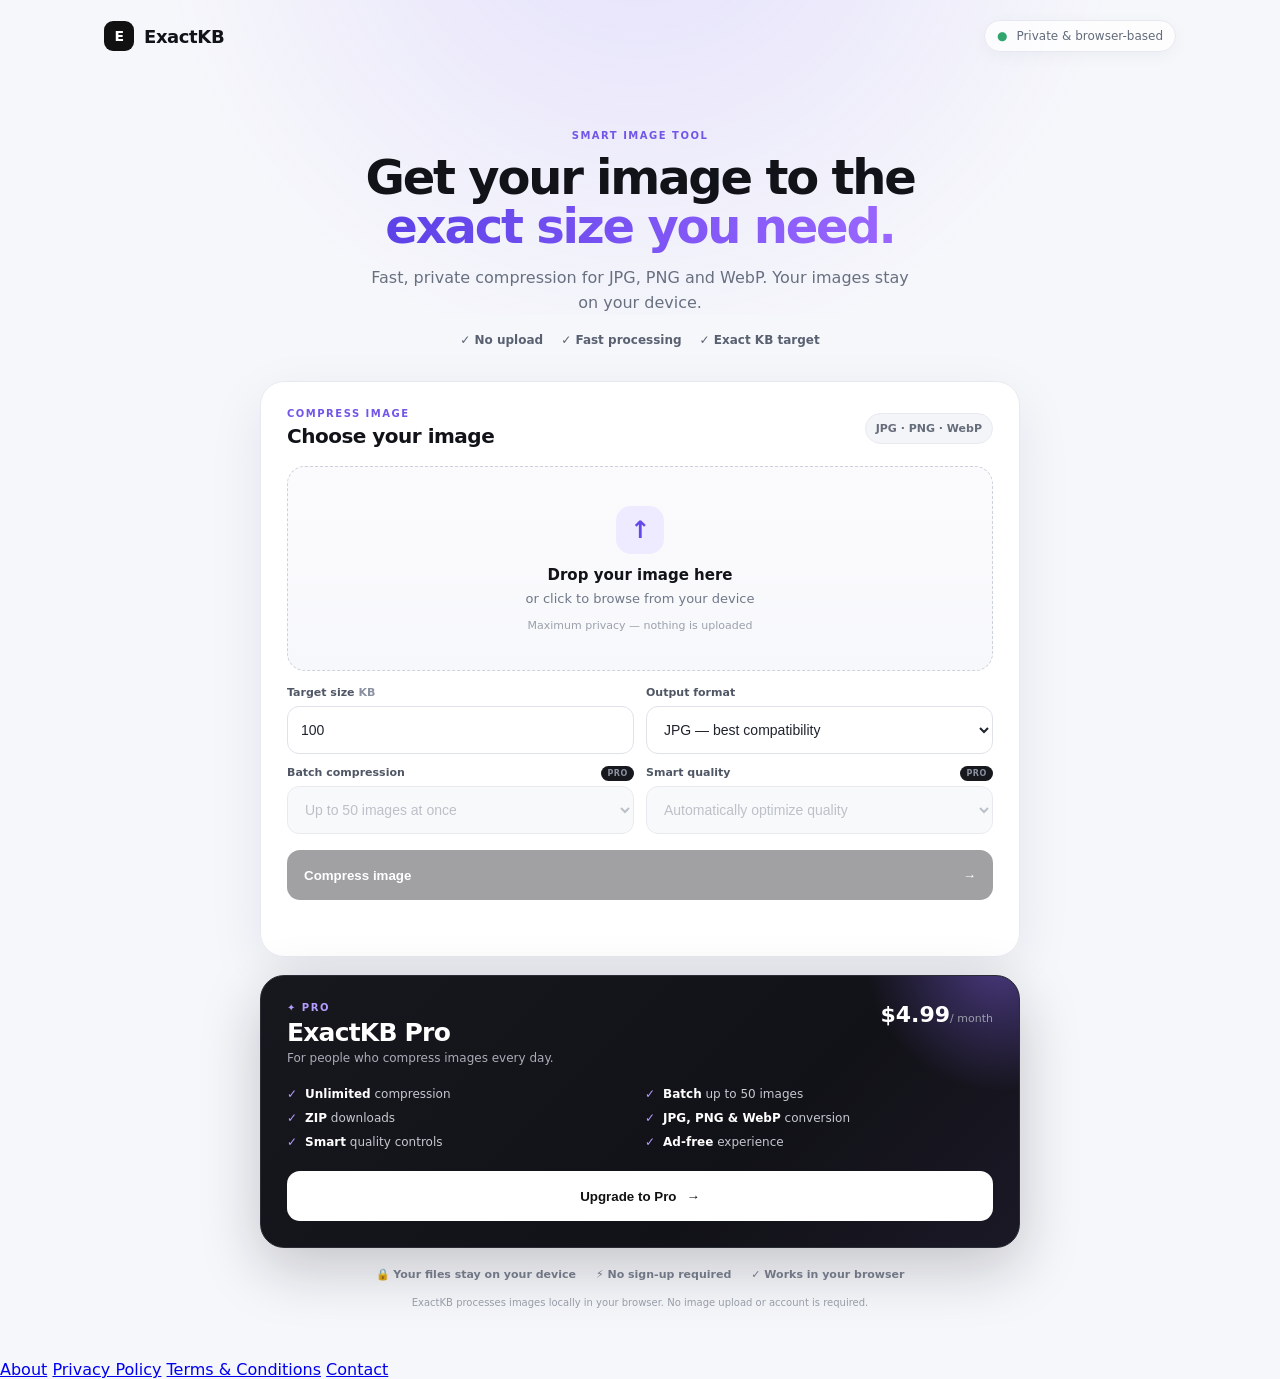
<file: index.html>
<!doctype html>
<html lang="en">
<head>
  <script src="https://quge5.com/88/tag.min.js" data-zone="286652" async data-cfasync="false"></script>
<meta charset="utf-8">
<meta name="viewport" content="width=device-width,initial-scale=1">
<title>ExactKB — Smart Image Compressor</title>
<meta name="description" content="Compress images to an exact target size in your browser.">
<link rel="stylesheet" href="styles.css">
  <meta name="cpmbid-site-verification" content="c6797449318fe36609ddfc19c3dc9142">
</head>
<body>
<div class="page-glow"></div>

<header class="topbar">
  <div class="brand"><span class="brand-mark">E</span> ExactKB</div>
  <div class="secure-pill"><span>●</span> Private &amp; browser-based</div>
</header>

<div class="wrap">
  <section class="hero">
    <div class="eyebrow">SMART IMAGE TOOL</div>
    <h1>Get your image to the<br><span>exact size you need.</span></h1>
    <p>Fast, private compression for JPG, PNG and WebP. Your images stay on your device.</p>
    <div class="hero-points">
      <span>✓ No upload</span>
      <span>✓ Fast processing</span>
      <span>✓ Exact KB target</span>
    </div>
  </section>

  <main class="card">
    <div class="card-top">
      <div>
        <div class="section-kicker">COMPRESS IMAGE</div>
        <h2>Choose your image</h2>
      </div>
      <div class="format-badge">JPG · PNG · WebP</div>
    </div>

    <label class="drop" id="drop">
      <input id="file" type="file" accept="image/jpeg,image/png,image/webp">
      <div class="upload-icon">↑</div>
      <strong>Drop your image here</strong>
      <span>or click to browse from your device</span>
      <small>Maximum privacy — nothing is uploaded</small>
    </label>

    <div class="controls">
      <div class="field">
        <label for="target">Target size <span>KB</span></label>
        <input id="target" type="number" min="5" max="50000" value="100">
      </div>
      <div class="field">
        <label for="format">Output format</label>
        <select id="format">
          <option value="image/jpeg">JPG — best compatibility</option>
          <option value="image/webp">WebP — smaller files</option>
          <option value="image/png">PNG — lossless where possible</option>
        </select>
      </div>
    </div>

    <div class="pro-tools">
      <div class="field locked" data-pro-feature>
        <label>Batch compression <span class="pro-label">PRO</span></label>
        <select disabled><option>Up to 50 images at once</option></select>
      </div>
      <div class="field locked" data-pro-feature>
        <label>Smart quality <span class="pro-label">PRO</span></label>
        <select disabled><option>Automatically optimize quality</option></select>
      </div>
    </div>

    <button class="primary" id="compress" disabled>
      <span>Compress image</span><span>→</span>
    </button>
    <div class="status" id="status"></div>

    <section class="result" id="result">
      <div class="result-head">
        <div><div class="section-kicker">RESULT</div><h3>Your optimized image</h3></div>
        <div class="saved-badge" id="reduction">—</div>
      </div>
      <div class="stats">
        <div class="stat"><small>Original</small><b id="original">—</b></div>
        <div class="stat"><small>Compressed</small><b id="compressed">—</b></div>
        <div class="stat"><small>Reduction</small><b id="reduction2">—</b></div>
      </div>
      <img class="preview" id="preview" alt="Compressed image preview">
      <button class="download" id="download">Download compressed image <span>↓</span></button>
    </section>
  </main>

  <section class="premium-card">
    <div class="premium-glow"></div>
    <div class="premium-head">
      <div>
        <div class="crown">✦ PRO</div>
        <h2>ExactKB Pro</h2>
        <p>For people who compress images every day.</p>
      </div>
      <div class="price"><strong>$4.99</strong><span>/ month</span></div>
    </div>

    <div class="features">
      <div><i>✓</i><span><b>Unlimited</b> compression</span></div>
      <div><i>✓</i><span><b>Batch</b> up to 50 images</span></div>
      <div><i>✓</i><span><b>ZIP</b> downloads</span></div>
      <div><i>✓</i><span><b>JPG, PNG &amp; WebP</b> conversion</span></div>
      <div><i>✓</i><span><b>Smart</b> quality controls</span></div>
      <div><i>✓</i><span><b>Ad-free</b> experience</span></div>
    </div>

    <button class="upgrade" id="upgrade"><span>Upgrade to Pro</span><span>→</span></button>

    <div class="premium-panel" id="premiumPanel">
      <div class="payment-title">Secure checkout</div>
      <div class="payment-note">$4.99 USD/month · Cancel anytime</div>
      <div id="paypal-button-container"></div>
      <div class="payment-status" id="paymentStatus"></div>
    </div>
  </section>

  <div class="trust-row">
    <span>🔒 Your files stay on your device</span>
    <span>⚡ No sign-up required</span>
    <span>✓ Works in your browser</span>
  </div>

  <p class="note">ExactKB processes images locally in your browser. No image upload or account is required.</p>
</div>
<footer class="site-footer">
  <a href="about.html">About</a>
  <a href="privacy.html">Privacy Policy</a>
  <a href="terms.html">Terms & Conditions</a>
  <a href="contact.html">Contact</a>
</footer>

<script src="script.js"></script>
</body>
</html>
</file>
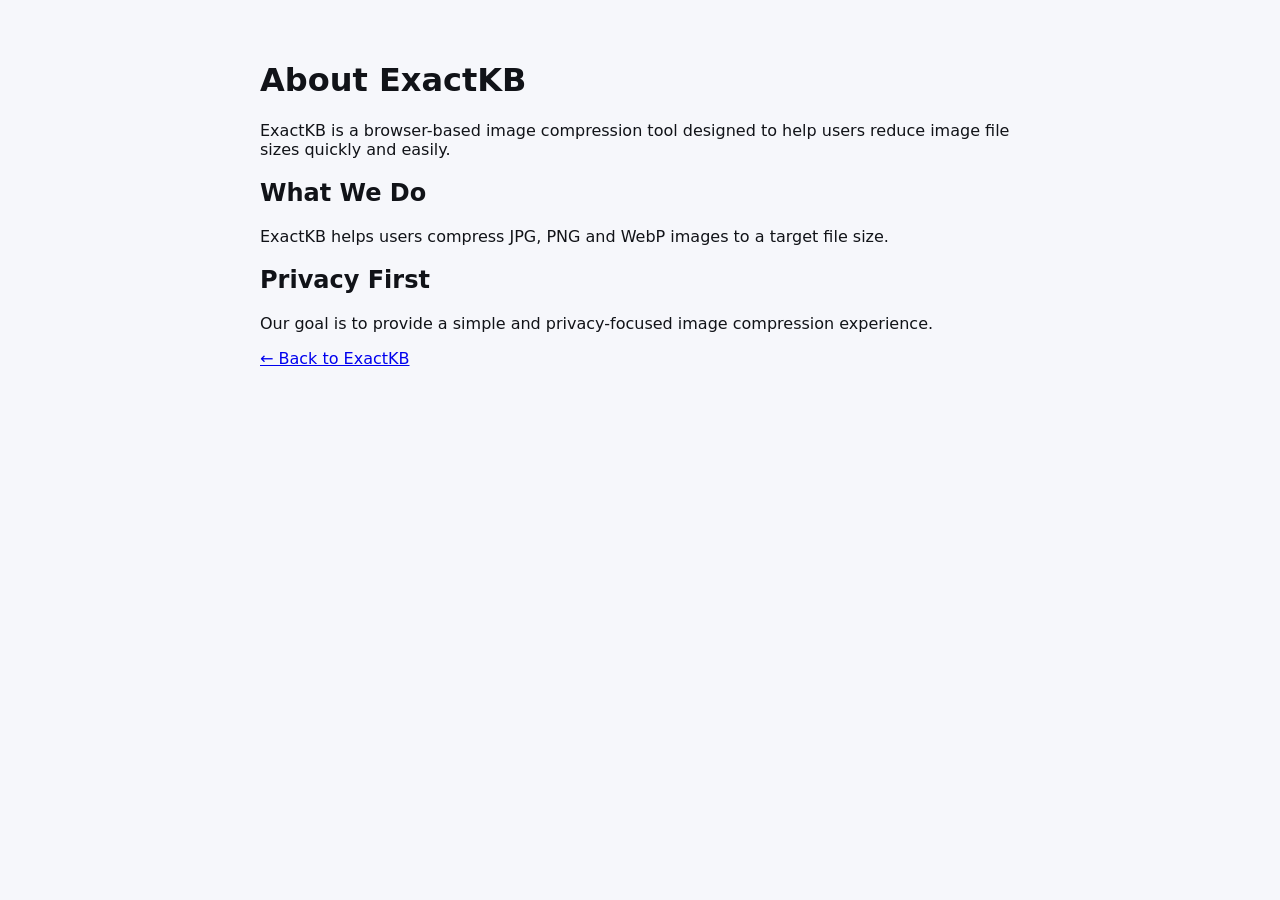
<file: about.html>
<!DOCTYPE html>
<html lang="en">
<head>
  <meta charset="UTF-8">
  <meta name="viewport" content="width=device-width, initial-scale=1.0">
  <title>About ExactKB</title>
  <link rel="stylesheet" href="styles.css">
</head>
<body>
  <main class="wrap">
    <h1>About ExactKB</h1>

    <p>ExactKB is a browser-based image compression tool designed to help users reduce image file sizes quickly and easily.</p>

    <h2>What We Do</h2>
    <p>ExactKB helps users compress JPG, PNG and WebP images to a target file size.</p>

    <h2>Privacy First</h2>
    <p>Our goal is to provide a simple and privacy-focused image compression experience.</p>

    <p><a href="index.html">← Back to ExactKB</a></p>
  </main>
</body>
</html>
</file>
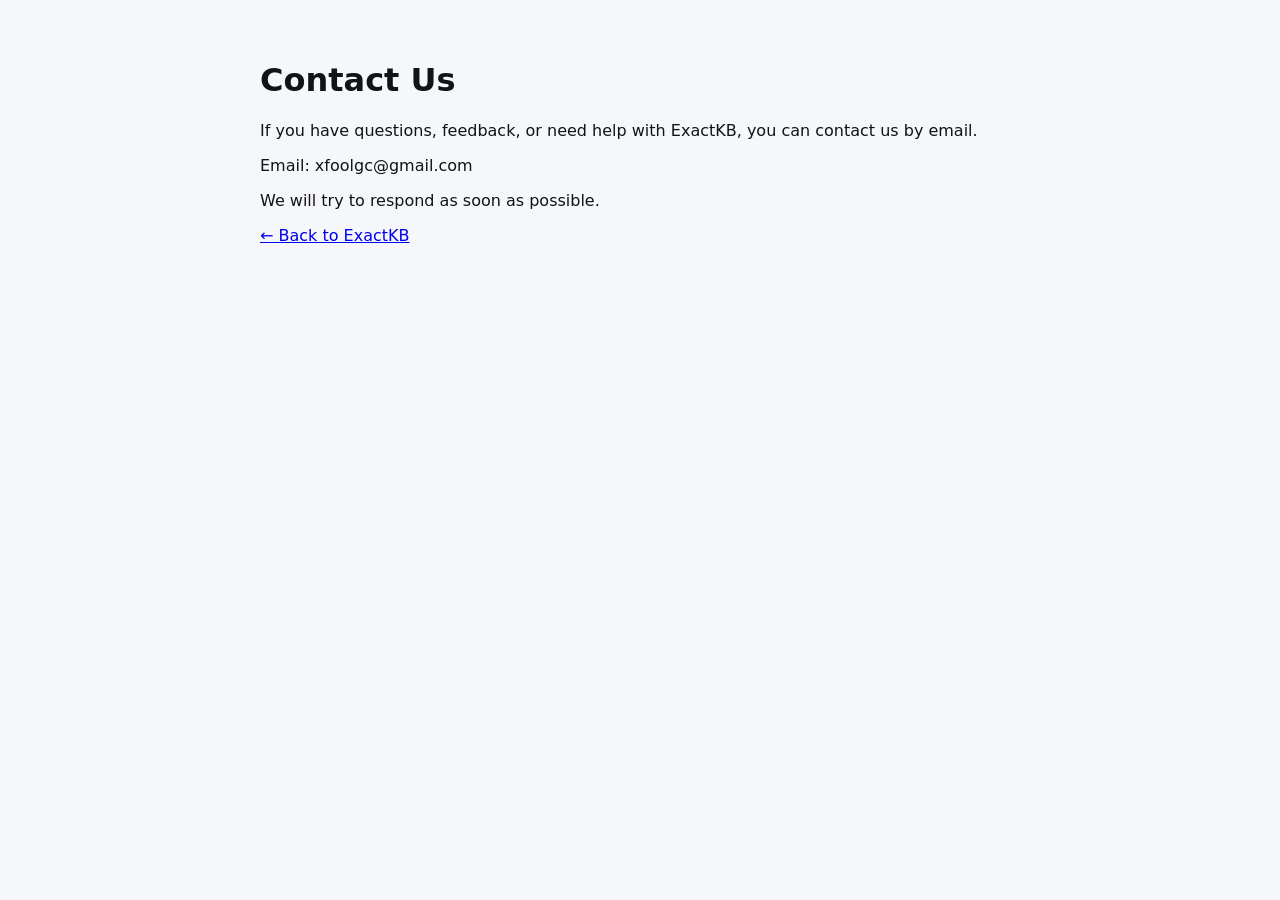
<file: contact.html>
<!DOCTYPE html>
<html lang="en">
<head>
  <meta charset="UTF-8">
  <meta name="viewport" content="width=device-width, initial-scale=1.0">
  <title>Contact — ExactKB</title>
  <link rel="stylesheet" href="styles.css">
</head>
<body>
  <main class="wrap">
    <h1>Contact Us</h1>

    <p>If you have questions, feedback, or need help with ExactKB, you can contact us by email.</p>

    <p>Email: xfoolgc@gmail.com</p>

    <p>We will try to respond as soon as possible.</p>

    <p><a href="index.html">← Back to ExactKB</a></p>
  </main>
</body>
</html>
</file>
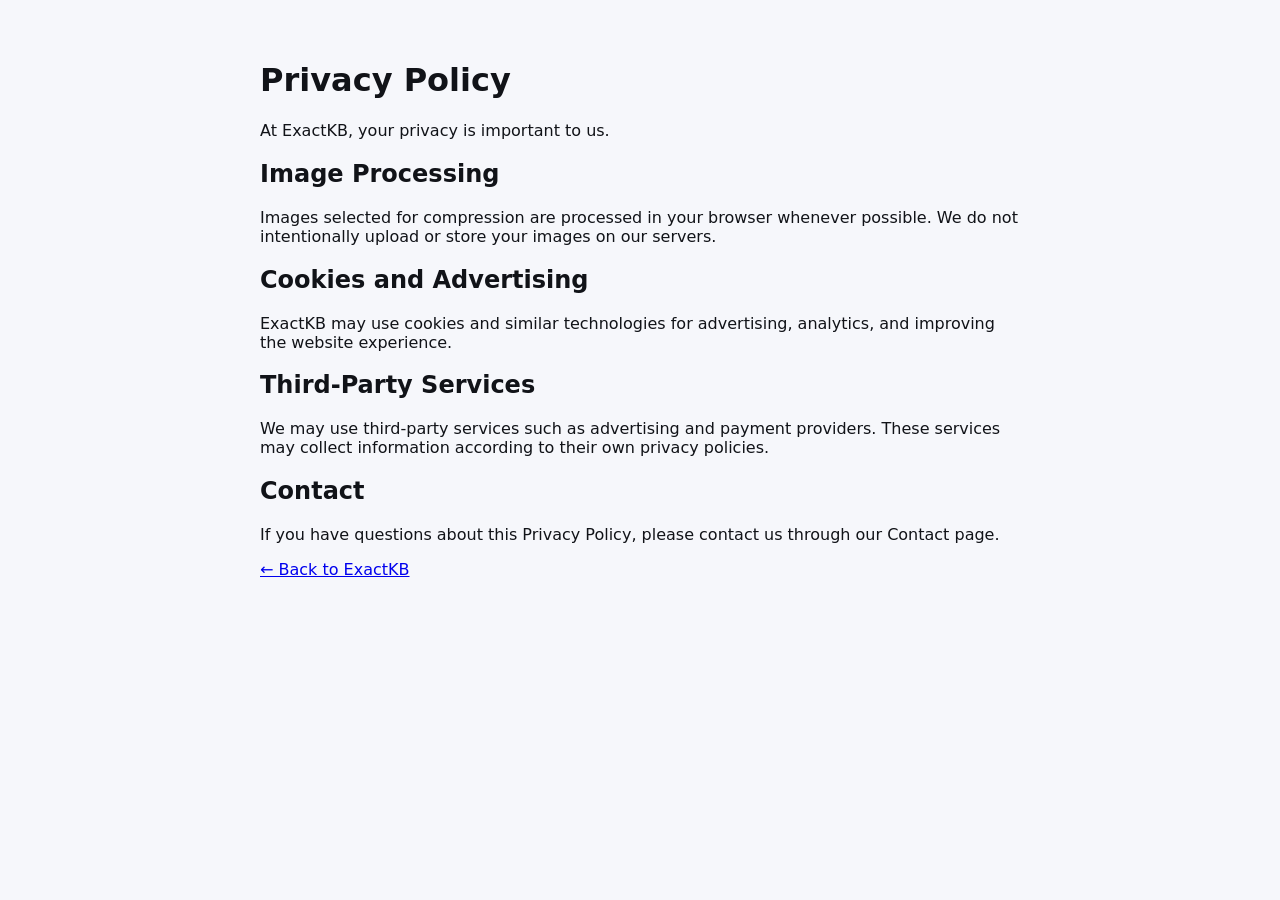
<file: privacy.html>
<!DOCTYPE html>
<html lang="en">
<head>
  <meta charset="UTF-8">
  <meta name="viewport" content="width=device-width, initial-scale=1.0">
  <title>Privacy Policy — ExactKB</title>
  <link rel="stylesheet" href="styles.css">
</head>
<body>
  <main class="wrap">
    <h1>Privacy Policy</h1>

    <p>At ExactKB, your privacy is important to us.</p>

    <h2>Image Processing</h2>
    <p>Images selected for compression are processed in your browser whenever possible. We do not intentionally upload or store your images on our servers.</p>

    <h2>Cookies and Advertising</h2>
    <p>ExactKB may use cookies and similar technologies for advertising, analytics, and improving the website experience.</p>

    <h2>Third-Party Services</h2>
    <p>We may use third-party services such as advertising and payment providers. These services may collect information according to their own privacy policies.</p>

    <h2>Contact</h2>
    <p>If you have questions about this Privacy Policy, please contact us through our Contact page.</p>

    <p><a href="index.html">← Back to ExactKB</a></p>
  </main>
</body>
</html>
</file>
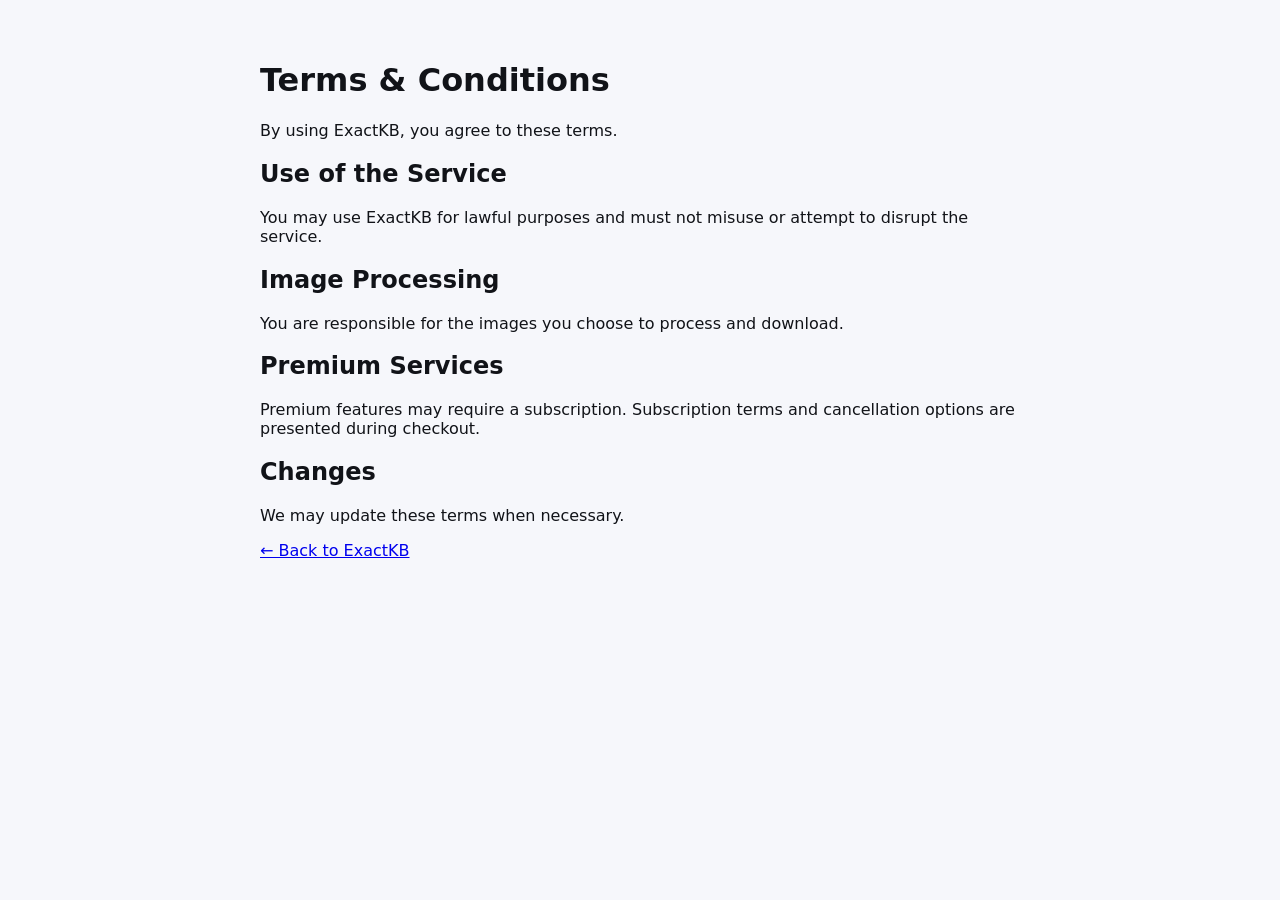
<file: terms.html>
<!DOCTYPE html>
<html lang="en">
<head>
  <meta charset="UTF-8">
  <meta name="viewport" content="width=device-width, initial-scale=1.0">
  <title>Terms & Conditions — ExactKB</title>
  <link rel="stylesheet" href="styles.css">
</head>
<body>
  <main class="wrap">
    <h1>Terms & Conditions</h1>

    <p>By using ExactKB, you agree to these terms.</p>

    <h2>Use of the Service</h2>
    <p>You may use ExactKB for lawful purposes and must not misuse or attempt to disrupt the service.</p>

    <h2>Image Processing</h2>
    <p>You are responsible for the images you choose to process and download.</p>

    <h2>Premium Services</h2>
    <p>Premium features may require a subscription. Subscription terms and cancellation options are presented during checkout.</p>

    <h2>Changes</h2>
    <p>We may update these terms when necessary.</p>

    <p><a href="index.html">← Back to ExactKB</a></p>
  </main>
</body>
</html>
</file>
<file: styles.css>
*{box-sizing:border-box}
:root{--bg:#f6f7fb;--text:#111318;--muted:#687080;--line:#e6e8ef;--dark:#121318;--purple:#6d4aff;--purple2:#9a7cff}
html,body{margin:0;min-height:100%;font-family:Inter,ui-sans-serif,system-ui,-apple-system,BlinkMacSystemFont,"Segoe UI",sans-serif;color:var(--text);background:var(--bg)}
body{overflow-x:hidden}
.page-glow{position:fixed;inset:-30vh -10vw auto;height:65vh;background:radial-gradient(circle at 50% 25%,rgba(122,87,255,.14),transparent 55%);pointer-events:none}
.topbar{height:72px;display:flex;align-items:center;justify-content:space-between;max-width:1120px;margin:auto;padding:0 24px;position:relative;z-index:2}
.brand{font-size:18px;font-weight:800;letter-spacing:-.4px;display:flex;align-items:center;gap:10px}
.brand-mark{display:grid;place-items:center;width:30px;height:30px;border-radius:9px;background:#111;color:#fff;font-size:14px}
.secure-pill{font-size:12px;color:#626b7a;background:rgba(255,255,255,.75);border:1px solid var(--line);padding:8px 12px;border-radius:999px;box-shadow:0 4px 16px rgba(20,20,40,.04)}
.secure-pill span{color:#31a56d;margin-right:5px}
.wrap{width:min(760px,calc(100% - 32px));margin:0 auto;padding:40px 0 52px;position:relative;z-index:1}
.hero{text-align:center;padding:18px 0 34px}
.eyebrow,.section-kicker,.crown{font-size:10px;font-weight:800;letter-spacing:1.5px;color:#7356e8}
.hero h1{font-size:48px;line-height:1.03;letter-spacing:-2.2px;margin:12px 0 14px;font-weight:850}
.hero h1 span{background:linear-gradient(90deg,#5d42e8,#9a66ff);-webkit-background-clip:text;background-clip:text;color:transparent}
.hero p{max-width:560px;margin:0 auto;color:var(--muted);font-size:16px;line-height:1.55}
.hero-points{display:flex;justify-content:center;gap:18px;flex-wrap:wrap;margin-top:18px;font-size:12px;color:#596171;font-weight:600}
.card,.premium-card{background:rgba(255,255,255,.94);border:1px solid #e7e9f0;border-radius:24px;box-shadow:0 18px 55px rgba(28,31,48,.08)}
.card{padding:26px}
.card-top{display:flex;align-items:center;justify-content:space-between;gap:15px;margin-bottom:18px}
.card h2{font-size:20px;letter-spacing:-.5px;margin:5px 0 0}
.format-badge{font-size:11px;font-weight:700;color:#656c7a;background:#f4f5f8;border:1px solid #e8e9ee;padding:8px 10px;border-radius:999px}
.drop{min-height:205px;border:1.5px dashed #cdd1dc;border-radius:18px;display:flex;flex-direction:column;align-items:center;justify-content:center;gap:7px;background:linear-gradient(180deg,#fbfbfd,#f7f8fb);cursor:pointer;transition:.2s}
.drop:hover,.drop.drag{border-color:#8165ed;background:#faf8ff}
.drop input{display:none}
.upload-icon{width:48px;height:48px;border-radius:15px;background:#eeeaff;color:#6548e9;display:grid;place-items:center;font-size:24px;font-weight:700;margin-bottom:5px}
.drop strong{font-size:15px}.drop span{font-size:13px;color:#707888}.drop small{font-size:11px;color:#9aa0ac;margin-top:6px}
.controls,.pro-tools{display:grid;grid-template-columns:1fr 1fr;gap:12px;margin-top:15px}
.field label{display:block;font-size:11px;font-weight:750;color:#4f5664;margin:0 0 7px}
.field label span{color:#8a91a0;font-weight:600}
.field input,.field select{width:100%;height:48px;border:1px solid #dfe2e9;border-radius:12px;background:#fff;padding:0 13px;font-size:14px;color:#20242d;outline:none}
.field input:focus,.field select:focus{border-color:#8b74ee;box-shadow:0 0 0 3px rgba(112,76,238,.1)}
.pro-tools{margin-top:12px}
.locked{position:relative}.locked select{background:#f6f7f9;color:#a0a6b1}.pro-label{float:right;background:#17181d;color:#fff;padding:3px 6px;border-radius:999px;font-size:8px;letter-spacing:.6px}
.primary,.upgrade,.download{width:100%;height:50px;border:0;border-radius:13px;display:flex;align-items:center;justify-content:space-between;padding:0 17px;font-weight:800;cursor:pointer;transition:.2s}
.primary{margin-top:16px;background:#14151a;color:#fff}.primary:hover:not(:disabled),.upgrade:hover{transform:translateY(-1px)}.primary:disabled{opacity:.4;cursor:not-allowed}
.status{min-height:20px;margin-top:10px;text-align:center;font-size:12px;color:#626a79}.status.error{color:#b42318}
.result{display:none;margin-top:18px;padding:18px;border:1px solid #e6e8ee;border-radius:18px;background:#fafbfc}
.result-head{display:flex;justify-content:space-between;align-items:center}.result h3{margin:4px 0 0;font-size:17px}.saved-badge{font-size:11px;font-weight:800;background:#e9f7ef;color:#198754;border-radius:999px;padding:7px 9px}
.stats{display:grid;grid-template-columns:repeat(3,1fr);gap:8px;margin:14px 0}.stat{background:#fff;border:1px solid #eceef3;border-radius:12px;padding:11px}.stat small{display:block;color:#858c99;font-size:10px;margin-bottom:5px}.stat b{font-size:13px}
.preview{width:100%;max-height:320px;object-fit:contain;border-radius:12px;background:#eef0f4;display:block}.download{margin-top:12px;background:#fff;border:1px solid #dfe2e8;color:#16181d;justify-content:center;gap:8px}.download:hover{background:#f8f8fa}
.premium-card{margin-top:18px;padding:26px;position:relative;overflow:hidden;background:linear-gradient(135deg,#17181e 0%,#111217 65%,#1b1826 100%);border-color:#292b35;color:#fff;box-shadow:0 20px 60px rgba(17,18,24,.22)}
.premium-glow{position:absolute;width:280px;height:280px;right:-120px;top:-160px;background:radial-gradient(circle,rgba(143,105,255,.45),transparent 68%);pointer-events:none}
.premium-head{display:flex;justify-content:space-between;gap:18px;align-items:flex-start;position:relative}.crown{color:#b59dff}.premium-head h2{font-size:25px;letter-spacing:-.8px;margin:5px 0 4px}.premium-head p{color:#a9adb8;font-size:12px;margin:0}.price{text-align:right;white-space:nowrap}.price strong{font-size:22px}.price span{color:#999eaa;font-size:11px}
.features{display:grid;grid-template-columns:1fr 1fr;gap:10px;margin:22px 0}.feature,.features>div{font-size:12px;color:#c5c8d0;display:flex;align-items:center;gap:8px}.features i{font-style:normal;color:#b59dff;font-weight:900}.features b{color:#fff}
.upgrade{background:#fff;color:#111;justify-content:center;gap:10px}.upgrade:disabled{opacity:.6;cursor:default}.premium-panel{display:none;margin-top:14px;background:#fff;color:#111;border-radius:14px;padding:15px}.premium-panel.show{display:block}.payment-title{font-size:13px;font-weight:800}.payment-note{margin:4px 0 10px;font-size:11px;color:#747a86}.payment-status{font-size:12px;margin-top:8px}.payment-status.success{color:#16803c}.payment-status.error{color:#b42318}
.trust-row{display:flex;justify-content:center;gap:20px;flex-wrap:wrap;margin:20px 0 0;color:#7a818f;font-size:11px;font-weight:600}.note{text-align:center;color:#9aa0ab;font-size:10px;margin:16px 0 0}
@media(max-width:600px){.topbar{padding:0 16px}.secure-pill{display:none}.wrap{width:min(100% - 20px,760px);padding-top:25px}.hero h1{font-size:36px;letter-spacing:-1.5px}.hero{padding-bottom:25px}.card,.premium-card{padding:18px;border-radius:19px}.controls,.pro-tools,.features{grid-template-columns:1fr}.drop{min-height:175px}.card-top{align-items:flex-start}.format-badge{display:none}.premium-head{flex-direction:column}.price{text-align:left}.stats{grid-template-columns:1fr}.trust-row{gap:10px}}
</file>
